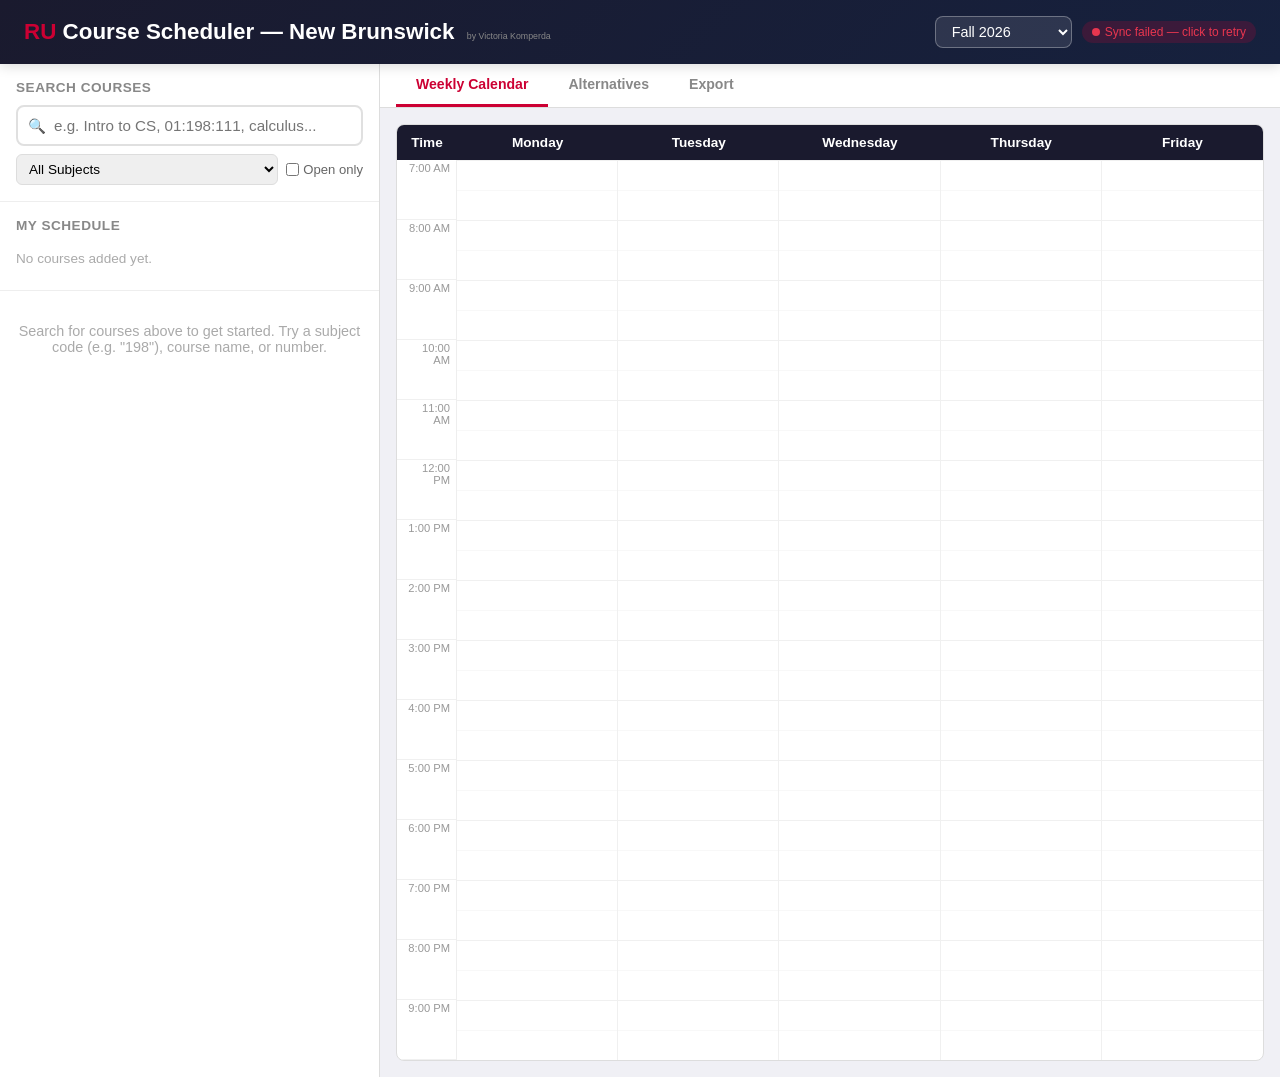
<file: scheduler/index.html>
<!DOCTYPE html>
<html lang="en">
<head>
<meta charset="UTF-8">
<meta name="viewport" content="width=device-width, initial-scale=1.0">
<title>Rutgers Course Scheduler — New Brunswick</title>
<style>
:root {
  --ru-red: #cc0033;
  --ru-dark: #1a1a2e;
  --ru-gray: #2d2d44;
  --ru-light: #f0f0f5;
  --ru-accent: #e8364f;
  --ru-green: #2ecc71;
  --ru-orange: #f39c12;
  --ru-blue: #3498db;
  --shadow: 0 2px 12px rgba(0,0,0,0.15);
  --radius: 8px;
}

* { margin: 0; padding: 0; box-sizing: border-box; }

body {
  font-family: -apple-system, BlinkMacSystemFont, 'Segoe UI', Roboto, sans-serif;
  background: var(--ru-light);
  color: #222;
  min-height: 100vh;
}

/* Header */
header {
  background: linear-gradient(135deg, var(--ru-dark), #16213e);
  color: white;
  padding: 16px 24px;
  display: flex;
  align-items: center;
  justify-content: space-between;
  box-shadow: var(--shadow);
  position: sticky;
  top: 0;
  z-index: 100;
}
header h1 { font-size: 1.4rem; font-weight: 700; }
header h1 span { color: var(--ru-red); }
.semester-bar {
  display: flex;
  align-items: center;
  gap: 10px;
}
.semester-bar select {
  padding: 6px 12px;
  border-radius: var(--radius);
  border: 1px solid rgba(255,255,255,0.3);
  background: rgba(255,255,255,0.1);
  color: white;
  font-size: 0.9rem;
  cursor: pointer;
}
.semester-bar select option { color: #222; background: white; }
.sync-indicator {
  font-size: 0.75rem;
  padding: 4px 10px;
  border-radius: 20px;
  display: flex;
  align-items: center;
  gap: 5px;
}
.sync-indicator.live { background: rgba(46,204,113,0.2); color: var(--ru-green); }
.sync-indicator.loading { background: rgba(243,156,18,0.2); color: var(--ru-orange); }
.sync-indicator.error { background: rgba(204,0,51,0.2); color: var(--ru-accent); }
.sync-dot {
  width: 8px; height: 8px; border-radius: 50%;
  display: inline-block;
}
.sync-indicator.live .sync-dot { background: var(--ru-green); animation: pulse 2s infinite; }
.sync-indicator.loading .sync-dot { background: var(--ru-orange); animation: pulse 0.5s infinite; }
.sync-indicator.error .sync-dot { background: var(--ru-accent); }

@keyframes pulse {
  0%, 100% { opacity: 1; }
  50% { opacity: 0.3; }
}

/* Layout */
.app-layout {
  display: grid;
  grid-template-columns: 380px 1fr;
  gap: 0;
  min-height: calc(100vh - 60px);
}

/* Sidebar */
.sidebar {
  background: white;
  border-right: 1px solid #ddd;
  display: flex;
  flex-direction: column;
  overflow: hidden;
}
.sidebar-section {
  padding: 16px;
  border-bottom: 1px solid #eee;
}
.sidebar-section h2 {
  font-size: 0.85rem;
  text-transform: uppercase;
  letter-spacing: 0.5px;
  color: #888;
  margin-bottom: 10px;
}

/* Search */
.search-box {
  position: relative;
}
.search-box input {
  width: 100%;
  padding: 10px 14px 10px 36px;
  border: 2px solid #e0e0e0;
  border-radius: var(--radius);
  font-size: 0.95rem;
  transition: border-color 0.2s;
}
.search-box input:focus {
  outline: none;
  border-color: var(--ru-red);
}
.search-box .search-icon {
  position: absolute;
  left: 12px;
  top: 50%;
  transform: translateY(-50%);
  color: #aaa;
  font-size: 0.9rem;
}
.search-filters {
  display: flex;
  gap: 8px;
  margin-top: 8px;
}
.search-filters select, .search-filters input {
  flex: 1;
  padding: 6px 8px;
  border: 1px solid #ddd;
  border-radius: 6px;
  font-size: 0.85rem;
}
.search-filters label {
  display: flex;
  align-items: center;
  gap: 4px;
  font-size: 0.82rem;
  color: #666;
  white-space: nowrap;
}

/* Results */
.results-area {
  flex: 1;
  overflow-y: auto;
  padding: 0;
}
.result-group {
  border-bottom: 1px solid #eee;
}
.result-course-header {
  padding: 10px 16px;
  background: #f8f8fc;
  cursor: pointer;
  display: flex;
  justify-content: space-between;
  align-items: center;
  font-weight: 600;
  font-size: 0.9rem;
  transition: background 0.15s;
}
.result-course-header:hover { background: #f0f0f8; }
.result-course-header .credits {
  font-size: 0.75rem;
  background: var(--ru-blue);
  color: white;
  padding: 2px 8px;
  border-radius: 10px;
  font-weight: 500;
}
.section-list { display: none; }
.section-list.open { display: block; }
.section-item {
  padding: 8px 16px 8px 24px;
  border-top: 1px solid #f0f0f0;
  font-size: 0.83rem;
  display: flex;
  justify-content: space-between;
  align-items: center;
  gap: 8px;
  transition: background 0.15s;
}
.section-item:hover { background: #fafafa; }
.section-info { flex: 1; min-width: 0; }
.section-info .sec-num { font-weight: 600; color: var(--ru-dark); }
.section-info .sec-time { color: #555; margin-top: 2px; }
.section-info .sec-instructor { color: #888; font-size: 0.78rem; }
.section-info .sec-location { color: #aaa; font-size: 0.78rem; }
.section-status {
  font-size: 0.72rem;
  padding: 2px 8px;
  border-radius: 10px;
  font-weight: 600;
  white-space: nowrap;
}
.section-status.open { background: #e8f8f0; color: #27ae60; }
.section-status.closed { background: #fde8e8; color: #c0392b; }
.add-btn {
  padding: 4px 12px;
  border: none;
  border-radius: 6px;
  font-size: 0.78rem;
  font-weight: 600;
  cursor: pointer;
  transition: all 0.15s;
  white-space: nowrap;
}
.add-btn.add { background: var(--ru-red); color: white; }
.add-btn.add:hover { background: var(--ru-accent); }
.add-btn.conflict { background: #f39c12; color: white; }
.add-btn.remove { background: #e74c3c; color: white; }
.add-btn.remove:hover { background: #c0392b; }

.no-results {
  padding: 32px 16px;
  text-align: center;
  color: #aaa;
  font-size: 0.9rem;
}

/* My Courses panel */
.my-courses-list { list-style: none; }
.my-course-item {
  display: flex;
  align-items: center;
  justify-content: space-between;
  padding: 8px 0;
  border-bottom: 1px solid #f0f0f0;
  font-size: 0.85rem;
}
.my-course-item:last-child { border-bottom: none; }
.course-color-dot {
  width: 12px; height: 12px;
  border-radius: 3px;
  margin-right: 8px;
  flex-shrink: 0;
}
.my-course-info { flex: 1; min-width: 0; }
.my-course-info .name { font-weight: 600; }
.my-course-info .detail { font-size: 0.78rem; color: #888; }
.remove-course-btn {
  background: none;
  border: none;
  color: #ccc;
  cursor: pointer;
  font-size: 1.1rem;
  padding: 2px 6px;
  border-radius: 4px;
  transition: all 0.15s;
}
.remove-course-btn:hover { color: #e74c3c; background: #fde8e8; }

.credit-summary {
  display: flex;
  justify-content: space-between;
  padding: 10px 0 0 0;
  font-size: 0.85rem;
  font-weight: 600;
  color: var(--ru-dark);
  border-top: 1px solid #eee;
  margin-top: 8px;
}

/* Conflict banner */
.conflict-banner {
  background: #fff3cd;
  border: 1px solid #ffc107;
  border-radius: var(--radius);
  padding: 10px 14px;
  margin-top: 10px;
  font-size: 0.82rem;
  display: none;
}
.conflict-banner.show { display: block; }
.conflict-banner h3 {
  font-size: 0.82rem;
  color: #856404;
  margin-bottom: 4px;
}
.conflict-banner .conflict-detail {
  color: #856404;
  margin: 4px 0;
}
.conflict-banner .conflict-detail strong { color: #6d3a00; }

/* Main area */
.main-area {
  display: flex;
  flex-direction: column;
  overflow: hidden;
}
.main-area .tabs {
  display: flex;
  background: white;
  border-bottom: 1px solid #ddd;
  padding: 0 16px;
}
.main-area .tab {
  padding: 12px 20px;
  font-size: 0.88rem;
  font-weight: 600;
  color: #888;
  cursor: pointer;
  border-bottom: 3px solid transparent;
  transition: all 0.2s;
}
.main-area .tab:hover { color: #444; }
.main-area .tab.active { color: var(--ru-red); border-bottom-color: var(--ru-red); }

.tab-content { display: none; flex: 1; overflow: auto; }
.tab-content.active { display: flex; flex-direction: column; }

/* Calendar */
.calendar-container {
  flex: 1;
  padding: 16px;
  overflow: auto;
}
.calendar {
  display: grid;
  grid-template-columns: 60px repeat(5, 1fr);
  min-height: 800px;
  border: 1px solid #ddd;
  border-radius: var(--radius);
  overflow: hidden;
  background: white;
  position: relative;
}
.cal-header {
  background: var(--ru-dark);
  color: white;
  padding: 10px 8px;
  font-weight: 600;
  font-size: 0.85rem;
  text-align: center;
}
.cal-time-col {
  border-right: 1px solid #eee;
}
.cal-time-slot {
  height: 60px;
  padding: 2px 6px;
  font-size: 0.7rem;
  color: #999;
  border-bottom: 1px solid #f0f0f0;
  text-align: right;
}
.cal-day-col {
  position: relative;
  border-right: 1px solid #f0f0f0;
}
.cal-day-col:last-child { border-right: none; }
.cal-hour-line {
  position: absolute;
  left: 0; right: 0;
  height: 1px;
  background: #f0f0f0;
}
.cal-half-hour-line {
  position: absolute;
  left: 0; right: 0;
  height: 1px;
  background: #f8f8f8;
}
.cal-event {
  position: absolute;
  left: 3px; right: 3px;
  border-radius: 5px;
  padding: 4px 6px;
  font-size: 0.72rem;
  overflow: hidden;
  cursor: default;
  border-left: 3px solid;
  box-shadow: 0 1px 4px rgba(0,0,0,0.1);
  z-index: 2;
  transition: transform 0.1s, box-shadow 0.1s;
}
.cal-event:hover {
  transform: scale(1.02);
  box-shadow: 0 2px 8px rgba(0,0,0,0.2);
  z-index: 3;
}
.cal-event .ev-title { font-weight: 700; white-space: nowrap; overflow: hidden; text-overflow: ellipsis; }
.cal-event .ev-time { opacity: 0.8; margin-top: 1px; }
.cal-event .ev-loc { opacity: 0.7; margin-top: 1px; font-size: 0.68rem; }

/* Alternatives panel */
.alternatives-panel {
  padding: 16px;
  flex: 1;
  overflow: auto;
}
.alt-group {
  background: white;
  border-radius: var(--radius);
  box-shadow: var(--shadow);
  margin-bottom: 16px;
  overflow: hidden;
}
.alt-group-header {
  padding: 12px 16px;
  font-weight: 600;
  font-size: 0.9rem;
  background: #f8f8fc;
  border-bottom: 1px solid #eee;
}
.alt-section {
  padding: 10px 16px;
  border-bottom: 1px solid #f0f0f0;
  display: flex;
  justify-content: space-between;
  align-items: center;
  font-size: 0.83rem;
}
.alt-section:last-child { border-bottom: none; }
.alt-tag {
  font-size: 0.7rem;
  padding: 2px 6px;
  border-radius: 8px;
  font-weight: 600;
  margin-left: 6px;
}
.alt-tag.no-conflict { background: #e8f8f0; color: #27ae60; }
.alt-tag.has-conflict { background: #fde8e8; color: #c0392b; }

/* Export */
.export-panel {
  padding: 16px;
  flex: 1;
  overflow: auto;
}
.export-card {
  background: white;
  border-radius: var(--radius);
  box-shadow: var(--shadow);
  padding: 20px;
  margin-bottom: 16px;
}
.export-card h3 { margin-bottom: 8px; font-size: 0.95rem; }
.export-card p { color: #888; font-size: 0.85rem; margin-bottom: 12px; }
.export-btn {
  padding: 10px 20px;
  border: none;
  border-radius: var(--radius);
  font-weight: 600;
  cursor: pointer;
  font-size: 0.9rem;
  transition: all 0.15s;
}
.export-btn.primary { background: var(--ru-red); color: white; }
.export-btn.primary:hover { background: var(--ru-accent); }
.export-btn.secondary { background: var(--ru-dark); color: white; }
.export-btn.secondary:hover { background: #2d2d44; }

/* Loading overlay */
.loading-overlay {
  position: fixed;
  inset: 0;
  background: rgba(255,255,255,0.92);
  display: flex;
  flex-direction: column;
  align-items: center;
  justify-content: center;
  z-index: 200;
}
.loading-overlay.hidden { display: none; }
.spinner {
  width: 48px; height: 48px;
  border: 4px solid #eee;
  border-top-color: var(--ru-red);
  border-radius: 50%;
  animation: spin 0.8s linear infinite;
}
@keyframes spin { to { transform: rotate(360deg); } }
.loading-overlay p { margin-top: 16px; color: #666; font-size: 0.95rem; }

/* Responsive */
@media (max-width: 900px) {
  .app-layout { grid-template-columns: 1fr; }
  .sidebar { max-height: 50vh; }
  .calendar { grid-template-columns: 50px repeat(5, 1fr); min-height: 600px; }
}

/* Scrollbar */
::-webkit-scrollbar { width: 6px; }
::-webkit-scrollbar-track { background: transparent; }
::-webkit-scrollbar-thumb { background: #ccc; border-radius: 3px; }
::-webkit-scrollbar-thumb:hover { background: #aaa; }
</style>
</head>
<body>

<header>
  <h1><span>RU</span> Course Scheduler — New Brunswick <span style="font-size:0.55rem;font-weight:400;color:#888;margin-left:6px;">by Victoria Komperda</span></h1>
  <div class="semester-bar">
    <select id="semesterSelect"></select>
    <div id="syncIndicator" class="sync-indicator loading">
      <span class="sync-dot"></span>
      <span class="sync-text">Connecting...</span>
    </div>
  </div>
</header>

<div class="app-layout">
  <!-- Sidebar -->
  <div class="sidebar">
    <div class="sidebar-section">
      <h2>Search Courses</h2>
      <div class="search-box">
        <span class="search-icon">&#128269;</span>
        <input type="text" id="searchInput" placeholder="e.g. Intro to CS, 01:198:111, calculus...">
      </div>
      <div class="search-filters">
        <select id="subjectFilter">
          <option value="">All Subjects</option>
        </select>
        <label><input type="checkbox" id="openOnlyFilter"> Open only</label>
      </div>
    </div>

    <div class="sidebar-section" id="myCoursesSection">
      <h2>My Schedule</h2>
      <ul class="my-courses-list" id="myCoursesList"></ul>
      <div class="credit-summary" id="creditSummary" style="display:none;">
        <span>Total Credits:</span>
        <span id="totalCredits">0</span>
      </div>
      <div class="conflict-banner" id="conflictBanner">
        <h3>&#9888; Time Conflicts Detected</h3>
        <div id="conflictDetails"></div>
      </div>
    </div>

    <div class="results-area" id="resultsArea">
      <div class="no-results" id="noResults">Search for courses above to get started. Try a subject code (e.g. "198"), course name, or number.</div>
    </div>
  </div>

  <!-- Main -->
  <div class="main-area">
    <div class="tabs">
      <div class="tab active" data-tab="calendar">Weekly Calendar</div>
      <div class="tab" data-tab="alternatives">Alternatives</div>
      <div class="tab" data-tab="export">Export</div>
    </div>
    <div class="tab-content active" id="tab-calendar">
      <div class="calendar-container">
        <div class="calendar" id="calendarGrid"></div>
      </div>
    </div>
    <div class="tab-content" id="tab-alternatives">
      <div class="alternatives-panel" id="alternativesPanel">
        <div class="no-results">Add courses to your schedule to see conflict-free alternatives for each.</div>
      </div>
    </div>
    <div class="tab-content" id="tab-export">
      <div class="export-panel">
        <div class="export-card">
          <h3>Export as .ICS (Calendar)</h3>
          <p>Import your schedule into Google Calendar, Apple Calendar, or Outlook.</p>
          <button class="export-btn primary" onclick="exportICS()">Download .ics File</button>
        </div>
        <div class="export-card">
          <h3>Copy as Text</h3>
          <p>Plain-text summary of your schedule for pasting into notes or messages.</p>
          <button class="export-btn secondary" onclick="copyTextSchedule()">Copy to Clipboard</button>
        </div>
        <div class="export-card">
          <h3>Screenshot</h3>
          <p>Take a screenshot of your calendar view using your system screenshot tool.</p>
          <button class="export-btn secondary" onclick="alert('Use Cmd+Shift+4 (Mac) or Win+Shift+S (Windows) to capture the calendar.')">How To</button>
        </div>
      </div>
    </div>
  </div>
</div>

<div class="loading-overlay" id="loadingOverlay">
  <div class="spinner"></div>
  <p id="loadingText">Loading Rutgers course data...</p>
</div>

<script>
// ============================================================
// RUTGERS COURSE SCHEDULER — ENGINE
// ============================================================

const COLORS = [
  { bg: '#fde8e8', border: '#e74c3c', text: '#922' },
  { bg: '#e8f0fd', border: '#3498db', text: '#1a5276' },
  { bg: '#e8f8f0', border: '#2ecc71', text: '#1a6e3a' },
  { bg: '#fef9e7', border: '#f1c40f', text: '#7d6608' },
  { bg: '#f4ecf7', border: '#9b59b6', text: '#6c3483' },
  { bg: '#fdebd0', border: '#e67e22', text: '#935116' },
  { bg: '#d5f5e3', border: '#1abc9c', text: '#0e6655' },
  { bg: '#fadbd8', border: '#e91e63', text: '#880e4f' },
  { bg: '#d6eaf8', border: '#2980b9', text: '#1b4f72' },
  { bg: '#e8daef', border: '#8e44ad', text: '#6c3483' },
];

const DAYS_MAP = { M: 0, T: 1, W: 2, TH: 3, F: 4 };
const DAY_NAMES = ['Monday', 'Tuesday', 'Wednesday', 'Thursday', 'Friday'];
const CAL_START = 7; // 7 AM
const CAL_END = 22;  // 10 PM
const CAL_HOURS = CAL_END - CAL_START;

let allCourses = [];      // raw from API
let subjects = [];         // unique subjects
let mySchedule = [];       // { course, section, colorIdx }
let colorIdx = 0;
let currentYear, currentTerm;

// ---- Semester logic ----
function getSemesters() {
  const now = new Date();
  const y = now.getFullYear();
  const m = now.getMonth(); // 0-indexed
  const semesters = [];
  // Show relevant semesters
  if (m >= 9) { // Oct-Dec: show current Fall, next Spring
    semesters.push({ year: y, term: 9, label: `Fall ${y}` });
    semesters.push({ year: y+1, term: 1, label: `Spring ${y+1}` });
    semesters.push({ year: y+1, term: 7, label: `Summer ${y+1}` });
  } else if (m >= 4) { // May-Sep: show current Summer, upcoming Fall
    semesters.push({ year: y, term: 7, label: `Summer ${y}` });
    semesters.push({ year: y, term: 9, label: `Fall ${y}` });
    semesters.push({ year: y, term: 1, label: `Spring ${y}` }); // current spring still useful
  } else { // Jan-Apr: show current Spring, upcoming Summer/Fall
    semesters.push({ year: y, term: 1, label: `Spring ${y}` });
    semesters.push({ year: y, term: 7, label: `Summer ${y}` });
    semesters.push({ year: y, term: 9, label: `Fall ${y}` });
  }
  return semesters;
}

function initSemesterSelect() {
  const sel = document.getElementById('semesterSelect');
  const semesters = getSemesters();
  semesters.forEach((s, i) => {
    const opt = document.createElement('option');
    opt.value = `${s.year}:${s.term}`;
    opt.textContent = s.label;
    if (i === 0) opt.selected = true;
    sel.appendChild(opt);
  });
  sel.addEventListener('change', () => {
    const [y, t] = sel.value.split(':');
    currentYear = parseInt(y);
    currentTerm = parseInt(t);
    mySchedule = [];
    colorIdx = 0;
    loadCourseData();
  });
  const first = semesters[0];
  currentYear = first.year;
  currentTerm = first.term;
}

// ---- IndexedDB Cache ----
const DB_NAME = 'ru_scheduler_cache';
const DB_VERSION = 1;

function openCacheDB() {
  return new Promise((resolve, reject) => {
    const req = indexedDB.open(DB_NAME, DB_VERSION);
    req.onupgradeneeded = () => {
      const db = req.result;
      if (!db.objectStoreNames.contains('courses')) {
        db.createObjectStore('courses');
      }
    };
    req.onsuccess = () => resolve(req.result);
    req.onerror = () => reject(req.error);
  });
}

async function getCachedCourses(key) {
  try {
    const db = await openCacheDB();
    return new Promise((resolve) => {
      const tx = db.transaction('courses', 'readonly');
      const req = tx.objectStore('courses').get(key);
      req.onsuccess = () => resolve(req.result || null);
      req.onerror = () => resolve(null);
    });
  } catch { return null; }
}

async function setCachedCourses(key, data) {
  try {
    const db = await openCacheDB();
    const tx = db.transaction('courses', 'readwrite');
    tx.objectStore('courses').put({ courses: data, ts: Date.now() }, key);
  } catch { /* cache write failed, non-critical */ }
}

// ---- API ----
// Rutgers SOC API — need CORS proxy from browser.
const PROXIES = [
  (u) => `https://api.allorigins.win/raw?url=${encodeURIComponent(u)}`,
  (u) => `https://corsproxy.io/?url=${encodeURIComponent(u)}`,
  (u) => `https://api.codetabs.com/v1/proxy?quest=${encodeURIComponent(u)}`,
  (u) => u,
];

async function fetchWithProxies(targetUrl) {
  for (const mkUrl of PROXIES) {
    try {
      const resp = await fetch(mkUrl(targetUrl), { signal: AbortSignal.timeout(15000) });
      if (!resp.ok) continue;
      const data = await resp.json();
      if (Array.isArray(data) && data.length > 0) return data;
    } catch (e) { /* try next proxy */ }
  }
  throw new Error('All proxies failed');
}

function applyCoursesData(data) {
  allCourses = data;
  const subSet = new Map();
  allCourses.forEach(c => {
    const key = c.subject || c.offeringUnitCode;
    if (key && !subSet.has(key)) {
      subSet.set(key, c.subjectDescription || c.offeringUnitTitle || key);
    }
  });
  subjects = [...subSet.entries()].sort((a, b) => a[1].localeCompare(b[1]));
  populateSubjectFilter();
  renderMyCourses();
  renderCalendar();
}

const CACHE_MAX_AGE = 10 * 60 * 1000; // 10 minutes

async function loadCourseData() {
  const overlay = document.getElementById('loadingOverlay');
  const syncInd = document.getElementById('syncIndicator');
  const cacheKey = `${currentYear}_${currentTerm}`;
  const targetUrl = `https://sis.rutgers.edu/soc/api/courses.json?year=${currentYear}&term=${currentTerm}&campus=NB`;

  // 1. Try cache first — instant load
  const cached = await getCachedCourses(cacheKey);
  if (cached && cached.courses) {
    applyCoursesData(cached.courses);
    overlay.classList.add('hidden');
    loadSavedSchedule();

    const age = Date.now() - (cached.ts || 0);
    if (age < CACHE_MAX_AGE) {
      // Cache is fresh, just show live status
      syncInd.className = 'sync-indicator live';
      syncInd.querySelector('.sync-text').textContent = `Live — ${cached.courses.length} courses`;
      return;
    }

    // Cache is stale — background refresh (no overlay)
    syncInd.className = 'sync-indicator loading';
    syncInd.querySelector('.sync-text').textContent = 'Updating...';
    try {
      const fresh = await fetchWithProxies(targetUrl);
      await setCachedCourses(cacheKey, fresh);
      applyCoursesData(fresh);
      loadSavedSchedule();
      renderSearchResults();
      syncInd.className = 'sync-indicator live';
      syncInd.querySelector('.sync-text').textContent = `Live — ${fresh.length} courses`;
    } catch {
      // Stale cache is fine, just note it
      syncInd.className = 'sync-indicator live';
      syncInd.querySelector('.sync-text').textContent = `Cached — ${cached.courses.length} courses`;
    }
    return;
  }

  // 2. No cache — blocking first load with overlay
  overlay.classList.remove('hidden');
  syncInd.className = 'sync-indicator loading';
  syncInd.querySelector('.sync-text').textContent = 'Downloading courses...';

  try {
    const data = await fetchWithProxies(targetUrl);
    await setCachedCourses(cacheKey, data);
    applyCoursesData(data);
    syncInd.className = 'sync-indicator live';
    syncInd.querySelector('.sync-text').textContent = `Live — ${data.length} courses`;
    syncInd.style.cursor = 'default';
    syncInd.onclick = null;
  } catch (err) {
    console.error('Failed to load course data:', err);
    syncInd.className = 'sync-indicator error';
    syncInd.querySelector('.sync-text').textContent = 'Sync failed — click to retry';
    syncInd.style.cursor = 'pointer';
    syncInd.onclick = () => loadCourseData();
  } finally {
    overlay.classList.add('hidden');
    renderMyCourses();
    renderCalendar();
  }
}

function populateSubjectFilter() {
  const sel = document.getElementById('subjectFilter');
  sel.innerHTML = '<option value="">All Subjects</option>';
  subjects.forEach(([code, desc]) => {
    const opt = document.createElement('option');
    opt.value = code;
    opt.textContent = `${code} — ${desc}`;
    sel.appendChild(opt);
  });
}

// ---- Search ----
function searchCourses(query) {
  query = query.trim().toLowerCase();
  const subjectFilter = document.getElementById('subjectFilter').value;
  const openOnly = document.getElementById('openOnlyFilter').checked;

  if (!query && !subjectFilter) return [];

  return allCourses.filter(c => {
    if (subjectFilter && (c.subject || c.offeringUnitCode) !== subjectFilter) return false;
    if (openOnly && !c.sections?.some(s => s.openStatus)) return false;
    if (!query) return true;

    const title = (c.title || c.expandedTitle || '').toLowerCase();
    const subj = (c.subject || c.offeringUnitCode || '').toLowerCase();
    const courseNum = (c.courseNumber || '').toLowerCase();
    const courseString = (c.courseString || '').toLowerCase();
    const fullCode = `${subj}:${courseNum}`.toLowerCase();
    const offerCode = `${c.offeringUnitCode || ''}:${c.subject || ''}:${c.courseNumber || ''}`.toLowerCase();

    return title.includes(query) ||
           subj.includes(query) ||
           courseNum.includes(query) ||
           courseString.includes(query) ||
           fullCode.includes(query) ||
           offerCode.includes(query);
  }).slice(0, 50);
}

function renderResults(results) {
  const area = document.getElementById('resultsArea');
  const noRes = document.getElementById('noResults');

  // Remove old results
  area.querySelectorAll('.result-group').forEach(el => el.remove());

  if (results.length === 0) {
    noRes.style.display = 'block';
    noRes.textContent = document.getElementById('searchInput').value.trim()
      ? 'No courses found. Try a different search.'
      : 'Search for courses above to get started. Try a subject code (e.g. "198"), course name, or number.';
    return;
  }
  noRes.style.display = 'none';

  results.forEach(course => {
    const group = document.createElement('div');
    group.className = 'result-group';

    const header = document.createElement('div');
    header.className = 'result-course-header';
    const titleCode = `${course.offeringUnitCode || ''}:${course.subject || ''}:${course.courseNumber || ''}`;
    header.innerHTML = `
      <span>${titleCode} — ${course.title || course.expandedTitle || 'Untitled'}</span>
      <span class="credits">${course.credits || '?'} cr</span>
    `;

    const sectionList = document.createElement('div');
    sectionList.className = 'section-list';

    header.addEventListener('click', () => {
      sectionList.classList.toggle('open');
    });

    (course.sections || []).forEach(sec => {
      const item = document.createElement('div');
      item.className = 'section-item';

      const times = (sec.meetingTimes || []).map(mt => {
        const days = mt.meetingDay || 'TBA';
        const start = mt.startTimeMilitary || mt.startTime || '';
        const end = mt.endTimeMilitary || mt.endTime || '';
        const bldg = mt.buildingCode || '';
        const room = mt.roomNumber || '';
        const campus = mt.campusAbbrev || '';
        const timeStr = start && end ? `${formatTime(start)}-${formatTime(end)}` : 'TBA';
        const locStr = bldg ? `${bldg} ${room} (${campus})` : '';
        return { days, timeStr, locStr };
      });

      const instructors = (sec.instructors || []).map(i => i.name).join(', ') || 'Staff';
      const isOpen = sec.openStatus;
      const isAdded = mySchedule.some(s => s.section.index === sec.index);
      const conflicts = isAdded ? [] : getConflictsForSection(sec);
      const hasConflict = conflicts.length > 0;

      item.innerHTML = `
        <div class="section-info">
          <div class="sec-num">Section ${sec.number || sec.index}</div>
          <div class="sec-time">${times.map(t => `${t.days} ${t.timeStr}`).join('; ') || 'TBA'}</div>
          <div class="sec-instructor">${instructors}</div>
          <div class="sec-location">${times.map(t => t.locStr).filter(Boolean).join('; ')}</div>
        </div>
        <span class="section-status ${isOpen ? 'open' : 'closed'}">${isOpen ? 'Open' : 'Closed'}</span>
      `;

      const btn = document.createElement('button');
      if (isAdded) {
        btn.className = 'add-btn remove';
        btn.textContent = 'Remove';
        btn.onclick = (e) => { e.stopPropagation(); removeSection(sec.index); renderSearchResults(); };
      } else if (hasConflict) {
        btn.className = 'add-btn conflict';
        btn.title = `Conflicts with: ${conflicts.map(c => c.name).join(', ')}`;
        btn.textContent = 'Conflict';
        btn.onclick = (e) => {
          e.stopPropagation();
          if (confirm(`This section conflicts with:\n${conflicts.map(c => `• ${c.name}: ${c.detail}`).join('\n')}\n\nAdd anyway?`)) {
            addSection(course, sec);
            renderSearchResults();
          }
        };
      } else {
        btn.className = 'add-btn add';
        btn.textContent = '+ Add';
        btn.onclick = (e) => { e.stopPropagation(); addSection(course, sec); renderSearchResults(); };
      }
      item.appendChild(btn);
      sectionList.appendChild(item);
    });

    group.appendChild(header);
    group.appendChild(sectionList);
    area.appendChild(group);
  });
}

let searchTimeout;
function renderSearchResults() {
  const query = document.getElementById('searchInput').value;
  const results = searchCourses(query);
  renderResults(results);
}

document.addEventListener('DOMContentLoaded', () => {
  document.getElementById('searchInput').addEventListener('input', () => {
    clearTimeout(searchTimeout);
    searchTimeout = setTimeout(renderSearchResults, 200);
  });
  document.getElementById('subjectFilter').addEventListener('change', renderSearchResults);
  document.getElementById('openOnlyFilter').addEventListener('change', renderSearchResults);
});

// ---- Time utilities ----
function formatTime(military) {
  if (!military) return '';
  const s = military.padStart(4, '0');
  let h = parseInt(s.slice(0,2));
  const m = s.slice(2);
  const ampm = h >= 12 ? 'PM' : 'AM';
  if (h > 12) h -= 12;
  if (h === 0) h = 12;
  return `${h}:${m} ${ampm}`;
}

function militaryToMinutes(mil) {
  if (!mil) return null;
  const s = mil.padStart(4, '0');
  return parseInt(s.slice(0,2)) * 60 + parseInt(s.slice(2));
}

function parseMeetingDays(dayStr) {
  if (!dayStr) return [];
  const days = [];
  let i = 0;
  while (i < dayStr.length) {
    if (i + 1 < dayStr.length && dayStr[i] === 'T' && dayStr[i+1] === 'H') {
      days.push(3); // Thursday
      i += 2;
    } else {
      const ch = dayStr[i];
      if (ch === 'M') days.push(0);
      else if (ch === 'T') days.push(1);
      else if (ch === 'W') days.push(2);
      else if (ch === 'F') days.push(4);
      else if (ch === 'S') {
        if (i + 1 < dayStr.length && dayStr[i+1] === 'A') { days.push(5); i++; }
        else if (i + 1 < dayStr.length && dayStr[i+1] === 'U') { days.push(6); i++; }
        else days.push(5);
      }
      i++;
    }
  }
  return days.filter(d => d <= 4); // Only M-F for calendar
}

function getMeetingBlocks(section) {
  const blocks = [];
  (section.meetingTimes || []).forEach(mt => {
    const days = parseMeetingDays(mt.meetingDay);
    const startMin = militaryToMinutes(mt.startTimeMilitary || mt.startTime);
    const endMin = militaryToMinutes(mt.endTimeMilitary || mt.endTime);
    if (startMin === null || endMin === null) return;
    days.forEach(d => {
      blocks.push({ day: d, start: startMin, end: endMin, mt });
    });
  });
  return blocks;
}

// ---- Conflict detection ----
function blocksOverlap(a, b) {
  return a.day === b.day && a.start < b.end && b.start < a.end;
}

function getConflictsForSection(section) {
  const newBlocks = getMeetingBlocks(section);
  const conflicts = [];
  mySchedule.forEach(entry => {
    const existingBlocks = getMeetingBlocks(entry.section);
    for (const nb of newBlocks) {
      for (const eb of existingBlocks) {
        if (blocksOverlap(nb, eb)) {
          const name = `${entry.course.offeringUnitCode}:${entry.course.subject}:${entry.course.courseNumber}`;
          const detail = `${DAY_NAMES[nb.day]} ${formatTime((nb.start/60|0).toString().padStart(2,'0') + (nb.start%60).toString().padStart(2,'0'))}-${formatTime((nb.end/60|0).toString().padStart(2,'0') + (nb.end%60).toString().padStart(2,'0'))}`;
          conflicts.push({ name, detail, entry });
          return; // one conflict per course is enough
        }
      }
    }
  });
  return conflicts;
}

function detectAllConflicts() {
  const conflicts = [];
  for (let i = 0; i < mySchedule.length; i++) {
    for (let j = i + 1; j < mySchedule.length; j++) {
      const aBlocks = getMeetingBlocks(mySchedule[i].section);
      const bBlocks = getMeetingBlocks(mySchedule[j].section);
      for (const ab of aBlocks) {
        for (const bb of bBlocks) {
          if (blocksOverlap(ab, bb)) {
            const aName = `${mySchedule[i].course.subject}:${mySchedule[i].course.courseNumber} Sec ${mySchedule[i].section.number || mySchedule[i].section.index}`;
            const bName = `${mySchedule[j].course.subject}:${mySchedule[j].course.courseNumber} Sec ${mySchedule[j].section.number || mySchedule[j].section.index}`;
            conflicts.push({
              a: aName, b: bName,
              day: DAY_NAMES[ab.day],
              detail: `overlap on ${DAY_NAMES[ab.day]}`
            });
          }
        }
      }
    }
  }
  return conflicts;
}

// ---- Schedule management ----
function addSection(course, section) {
  if (mySchedule.some(s => s.section.index === section.index)) return;
  mySchedule.push({ course, section, colorIdx: colorIdx % COLORS.length });
  colorIdx++;
  renderMyCourses();
  renderCalendar();
  renderAlternatives();
  saveSchedule();
}

function removeSection(sectionIndex) {
  mySchedule = mySchedule.filter(s => s.section.index !== sectionIndex);
  renderMyCourses();
  renderCalendar();
  renderAlternatives();
  saveSchedule();
}

function renderMyCourses() {
  const list = document.getElementById('myCoursesList');
  const summary = document.getElementById('creditSummary');
  const banner = document.getElementById('conflictBanner');
  const details = document.getElementById('conflictDetails');

  list.innerHTML = '';
  if (mySchedule.length === 0) {
    list.innerHTML = '<li style="color:#aaa;font-size:0.85rem;padding:8px 0;">No courses added yet.</li>';
    summary.style.display = 'none';
    banner.classList.remove('show');
    return;
  }

  let totalCreds = 0;
  mySchedule.forEach(entry => {
    const c = entry.course;
    const s = entry.section;
    const color = COLORS[entry.colorIdx];
    const creds = parseFloat(c.credits) || 0;
    totalCreds += creds;

    const times = (s.meetingTimes || []).map(mt => {
      const days = mt.meetingDay || 'TBA';
      const start = mt.startTimeMilitary || mt.startTime || '';
      const end = mt.endTimeMilitary || mt.endTime || '';
      return start && end ? `${days} ${formatTime(start)}-${formatTime(end)}` : 'TBA';
    }).join('; ');

    const li = document.createElement('li');
    li.className = 'my-course-item';
    li.innerHTML = `
      <span class="course-color-dot" style="background:${color.border}"></span>
      <div class="my-course-info">
        <div class="name">${c.subject || c.offeringUnitCode}:${c.courseNumber} Sec ${s.number || s.index}</div>
        <div class="detail">${times} (${creds} cr)</div>
      </div>
    `;
    const rmBtn = document.createElement('button');
    rmBtn.className = 'remove-course-btn';
    rmBtn.innerHTML = '&times;';
    rmBtn.onclick = () => { removeSection(s.index); renderSearchResults(); };
    li.appendChild(rmBtn);
    list.appendChild(li);
  });

  summary.style.display = 'flex';
  document.getElementById('totalCredits').textContent = totalCreds;

  // Conflicts
  const conflicts = detectAllConflicts();
  if (conflicts.length > 0) {
    banner.classList.add('show');
    details.innerHTML = conflicts.map(c =>
      `<div class="conflict-detail"><strong>${c.a}</strong> and <strong>${c.b}</strong> — ${c.detail}</div>`
    ).join('');
  } else {
    banner.classList.remove('show');
  }
}

// ---- Calendar rendering ----
function renderCalendar() {
  const grid = document.getElementById('calendarGrid');
  grid.innerHTML = '';

  // Header row
  grid.appendChild(createEl('div', 'cal-header', 'Time'));
  DAY_NAMES.forEach(d => grid.appendChild(createEl('div', 'cal-header', d)));

  // Time column
  const timeCol = document.createElement('div');
  timeCol.className = 'cal-time-col';
  for (let h = CAL_START; h < CAL_END; h++) {
    const slot = document.createElement('div');
    slot.className = 'cal-time-slot';
    slot.textContent = formatTime(h.toString().padStart(2,'0') + '00');
    timeCol.appendChild(slot);
  }
  grid.appendChild(timeCol);

  // Day columns
  for (let d = 0; d < 5; d++) {
    const col = document.createElement('div');
    col.className = 'cal-day-col';
    col.style.position = 'relative';

    // Hour lines
    for (let h = 0; h < CAL_HOURS; h++) {
      const line = document.createElement('div');
      line.className = 'cal-hour-line';
      line.style.top = `${(h / CAL_HOURS) * 100}%`;
      col.appendChild(line);

      const halfLine = document.createElement('div');
      halfLine.className = 'cal-half-hour-line';
      halfLine.style.top = `${((h + 0.5) / CAL_HOURS) * 100}%`;
      col.appendChild(halfLine);
    }

    // Events
    mySchedule.forEach(entry => {
      const blocks = getMeetingBlocks(entry.section);
      const color = COLORS[entry.colorIdx];
      blocks.filter(b => b.day === d).forEach(b => {
        const topPct = ((b.start - CAL_START * 60) / (CAL_HOURS * 60)) * 100;
        const heightPct = ((b.end - b.start) / (CAL_HOURS * 60)) * 100;

        const ev = document.createElement('div');
        ev.className = 'cal-event';
        ev.style.top = `${topPct}%`;
        ev.style.height = `${heightPct}%`;
        ev.style.background = color.bg;
        ev.style.borderLeftColor = color.border;
        ev.style.color = color.text;

        const titleCode = `${entry.course.subject || ''}:${entry.course.courseNumber || ''}`;
        const startT = formatTime((b.start/60|0).toString().padStart(2,'0') + (b.start%60).toString().padStart(2,'0'));
        const endT = formatTime((b.end/60|0).toString().padStart(2,'0') + (b.end%60).toString().padStart(2,'0'));
        const loc = b.mt.buildingCode ? `${b.mt.buildingCode} ${b.mt.roomNumber || ''}` : '';

        ev.innerHTML = `
          <div class="ev-title">${titleCode}</div>
          <div class="ev-time">${startT} - ${endT}</div>
          ${loc ? `<div class="ev-loc">${loc}</div>` : ''}
        `;
        col.appendChild(ev);
      });
    });

    grid.appendChild(col);
  }
}

function createEl(tag, cls, text) {
  const el = document.createElement(tag);
  el.className = cls;
  if (text) el.textContent = text;
  return el;
}

// ---- Alternatives ----
function renderAlternatives() {
  const panel = document.getElementById('alternativesPanel');
  if (mySchedule.length === 0) {
    panel.innerHTML = '<div class="no-results">Add courses to your schedule to see conflict-free alternatives for each.</div>';
    return;
  }

  panel.innerHTML = '';

  mySchedule.forEach(entry => {
    // Find the same course in allCourses to get all sections
    const fullCourse = allCourses.find(c =>
      (c.subject === entry.course.subject || c.offeringUnitCode === entry.course.offeringUnitCode) &&
      c.courseNumber === entry.course.courseNumber
    );
    if (!fullCourse || !fullCourse.sections) return;

    const otherSections = fullCourse.sections.filter(s => s.index !== entry.section.index);
    if (otherSections.length === 0) return;

    const group = document.createElement('div');
    group.className = 'alt-group';

    const header = document.createElement('div');
    header.className = 'alt-group-header';
    header.textContent = `${fullCourse.subject || fullCourse.offeringUnitCode}:${fullCourse.courseNumber} — ${fullCourse.title || 'Untitled'} (current: Sec ${entry.section.number || entry.section.index})`;
    group.appendChild(header);

    otherSections.forEach(sec => {
      // Check conflicts against everything EXCEPT the current entry
      const tempSchedule = mySchedule.filter(s => s.section.index !== entry.section.index);
      const newBlocks = getMeetingBlocks(sec);
      let hasConflict = false;
      let conflictWith = '';
      tempSchedule.forEach(other => {
        const otherBlocks = getMeetingBlocks(other.section);
        for (const nb of newBlocks) {
          for (const ob of otherBlocks) {
            if (blocksOverlap(nb, ob)) {
              hasConflict = true;
              conflictWith = `${other.course.subject}:${other.course.courseNumber}`;
            }
          }
        }
      });

      const times = (sec.meetingTimes || []).map(mt => {
        const days = mt.meetingDay || 'TBA';
        const start = mt.startTimeMilitary || mt.startTime || '';
        const end = mt.endTimeMilitary || mt.endTime || '';
        return start && end ? `${days} ${formatTime(start)}-${formatTime(end)}` : 'TBA';
      }).join('; ');
      const instructors = (sec.instructors || []).map(i => i.name).join(', ') || 'Staff';

      const div = document.createElement('div');
      div.className = 'alt-section';
      div.innerHTML = `
        <div>
          <strong>Sec ${sec.number || sec.index}</strong> — ${times}
          <br><small style="color:#888">${instructors}</small>
          <span class="section-status ${sec.openStatus ? 'open' : 'closed'}" style="margin-left:8px">${sec.openStatus ? 'Open' : 'Closed'}</span>
          ${hasConflict
            ? `<span class="alt-tag has-conflict">Conflicts w/ ${conflictWith}</span>`
            : `<span class="alt-tag no-conflict">No conflicts</span>`}
        </div>
      `;
      const swapBtn = document.createElement('button');
      swapBtn.className = `add-btn ${hasConflict ? 'conflict' : 'add'}`;
      swapBtn.textContent = 'Swap';
      swapBtn.onclick = () => {
        if (hasConflict && !confirm(`This section conflicts with ${conflictWith}. Swap anyway?`)) return;
        removeSection(entry.section.index);
        addSection(fullCourse, sec);
        renderAlternatives();
        renderSearchResults();
      };
      div.appendChild(swapBtn);
      group.appendChild(div);
    });

    panel.appendChild(group);
  });
}

// ---- Export ----
function exportICS() {
  if (mySchedule.length === 0) { alert('Add courses first.'); return; }

  // Determine semester date range (approximate)
  let startDate, endDate;
  if (currentTerm === 1) { // Spring
    startDate = new Date(currentYear, 0, 20);
    endDate = new Date(currentYear, 4, 10);
  } else if (currentTerm === 7) { // Summer
    startDate = new Date(currentYear, 4, 26);
    endDate = new Date(currentYear, 7, 15);
  } else { // Fall
    startDate = new Date(currentYear, 8, 3);
    endDate = new Date(currentYear, 11, 15);
  }

  const dayMap = { 0: 'MO', 1: 'TU', 2: 'WE', 3: 'TH', 4: 'FR' };
  let ics = 'BEGIN:VCALENDAR\nVERSION:2.0\nPRODID:-//RU Scheduler//EN\n';

  mySchedule.forEach(entry => {
    const blocks = getMeetingBlocks(entry.section);
    blocks.forEach(b => {
      // Find first occurrence of this day
      const first = new Date(startDate);
      while (first.getDay() !== (b.day + 1) % 7) first.setDate(first.getDate() + 1); // JS Sun=0

      const sh = Math.floor(b.start / 60);
      const sm = b.start % 60;
      const eh = Math.floor(b.end / 60);
      const em = b.end % 60;

      const dtstart = `${first.getFullYear()}${(first.getMonth()+1).toString().padStart(2,'0')}${first.getDate().toString().padStart(2,'0')}T${sh.toString().padStart(2,'0')}${sm.toString().padStart(2,'0')}00`;
      const dtend = `${first.getFullYear()}${(first.getMonth()+1).toString().padStart(2,'0')}${first.getDate().toString().padStart(2,'0')}T${eh.toString().padStart(2,'0')}${em.toString().padStart(2,'0')}00`;
      const until = `${endDate.getFullYear()}${(endDate.getMonth()+1).toString().padStart(2,'0')}${endDate.getDate().toString().padStart(2,'0')}T235900Z`;

      ics += `BEGIN:VEVENT
DTSTART;TZID=America/New_York:${dtstart}
DTEND;TZID=America/New_York:${dtend}
RRULE:FREQ=WEEKLY;BYDAY=${dayMap[b.day]};UNTIL=${until}
SUMMARY:${entry.course.subject}:${entry.course.courseNumber} - ${entry.course.title || ''}
LOCATION:${b.mt.buildingCode || ''} ${b.mt.roomNumber || ''}
DESCRIPTION:Section ${entry.section.number || entry.section.index}
END:VEVENT
`;
    });
  });

  ics += 'END:VCALENDAR';
  const blob = new Blob([ics], { type: 'text/calendar' });
  const url = URL.createObjectURL(blob);
  const a = document.createElement('a');
  a.href = url;
  a.download = `rutgers_schedule_${currentTerm}_${currentYear}.ics`;
  a.click();
  URL.revokeObjectURL(url);
}

function copyTextSchedule() {
  if (mySchedule.length === 0) { alert('Add courses first.'); return; }
  let text = `Rutgers Schedule — ${document.getElementById('semesterSelect').selectedOptions[0].text}\n${'='.repeat(50)}\n\n`;

  let total = 0;
  mySchedule.forEach(entry => {
    const c = entry.course;
    const s = entry.section;
    const creds = parseFloat(c.credits) || 0;
    total += creds;
    const times = (s.meetingTimes || []).map(mt => {
      const days = mt.meetingDay || 'TBA';
      const start = mt.startTimeMilitary || mt.startTime || '';
      const end = mt.endTimeMilitary || mt.endTime || '';
      const loc = mt.buildingCode ? `${mt.buildingCode} ${mt.roomNumber || ''}` : '';
      return `  ${days} ${start && end ? formatTime(start)+'-'+formatTime(end) : 'TBA'} ${loc}`;
    }).join('\n');
    const instructors = (s.instructors || []).map(i => i.name).join(', ') || 'Staff';
    text += `${c.offeringUnitCode}:${c.subject}:${c.courseNumber} — ${c.title || ''}\n`;
    text += `  Section ${s.number || s.index} | ${creds} credits | ${instructors}\n`;
    text += times + '\n\n';
  });
  text += `Total Credits: ${total}\n`;

  navigator.clipboard.writeText(text).then(() => alert('Schedule copied to clipboard!'));
}

// ---- LocalStorage persistence ----
function saveSchedule() {
  const key = `ru_schedule_${currentYear}_${currentTerm}`;
  const data = mySchedule.map(e => ({
    courseSubject: e.course.subject || e.course.offeringUnitCode,
    courseNumber: e.course.courseNumber,
    sectionIndex: e.section.index,
    colorIdx: e.colorIdx
  }));
  localStorage.setItem(key, JSON.stringify(data));
}

function loadSavedSchedule() {
  const key = `ru_schedule_${currentYear}_${currentTerm}`;
  const raw = localStorage.getItem(key);
  if (!raw) return;
  try {
    const data = JSON.parse(raw);
    data.forEach(d => {
      const course = allCourses.find(c =>
        (c.subject === d.courseSubject || c.offeringUnitCode === d.courseSubject) &&
        c.courseNumber === d.courseNumber
      );
      if (!course) return;
      const section = (course.sections || []).find(s => s.index === d.sectionIndex);
      if (!section) return;
      if (mySchedule.some(s => s.section.index === section.index)) return;
      mySchedule.push({ course, section, colorIdx: d.colorIdx });
      colorIdx = Math.max(colorIdx, d.colorIdx + 1);
    });
    renderMyCourses();
    renderCalendar();
    renderAlternatives();
  } catch (e) { /* ignore corrupt data */ }
}

// ---- Tabs ----
document.addEventListener('DOMContentLoaded', () => {
  document.querySelectorAll('.tab').forEach(tab => {
    tab.addEventListener('click', () => {
      document.querySelectorAll('.tab').forEach(t => t.classList.remove('active'));
      document.querySelectorAll('.tab-content').forEach(t => t.classList.remove('active'));
      tab.classList.add('active');
      document.getElementById(`tab-${tab.dataset.tab}`).classList.add('active');
    });
  });
});

// ---- Preload other semesters in background ----
async function preloadOtherSemesters() {
  const semesters = getSemesters();
  for (const s of semesters) {
    if (s.year === currentYear && s.term === currentTerm) continue;
    const key = `${s.year}_${s.term}`;
    const cached = await getCachedCourses(key);
    if (cached && cached.courses && (Date.now() - cached.ts) < CACHE_MAX_AGE) continue;
    try {
      const url = `https://sis.rutgers.edu/soc/api/courses.json?year=${s.year}&term=${s.term}&campus=NB`;
      const data = await fetchWithProxies(url);
      await setCachedCourses(key, data);
    } catch { /* non-critical */ }
  }
}

// ---- Init ----
document.addEventListener('DOMContentLoaded', async () => {
  initSemesterSelect();
  renderCalendar();
  await loadCourseData();
  loadSavedSchedule();
  // Preload other semesters so switching is instant
  preloadOtherSemesters();
});

// Auto-refresh every 5 minutes
setInterval(() => {
  loadCourseData();
}, 5 * 60 * 1000);
</script>
</body>
</html>
</file>
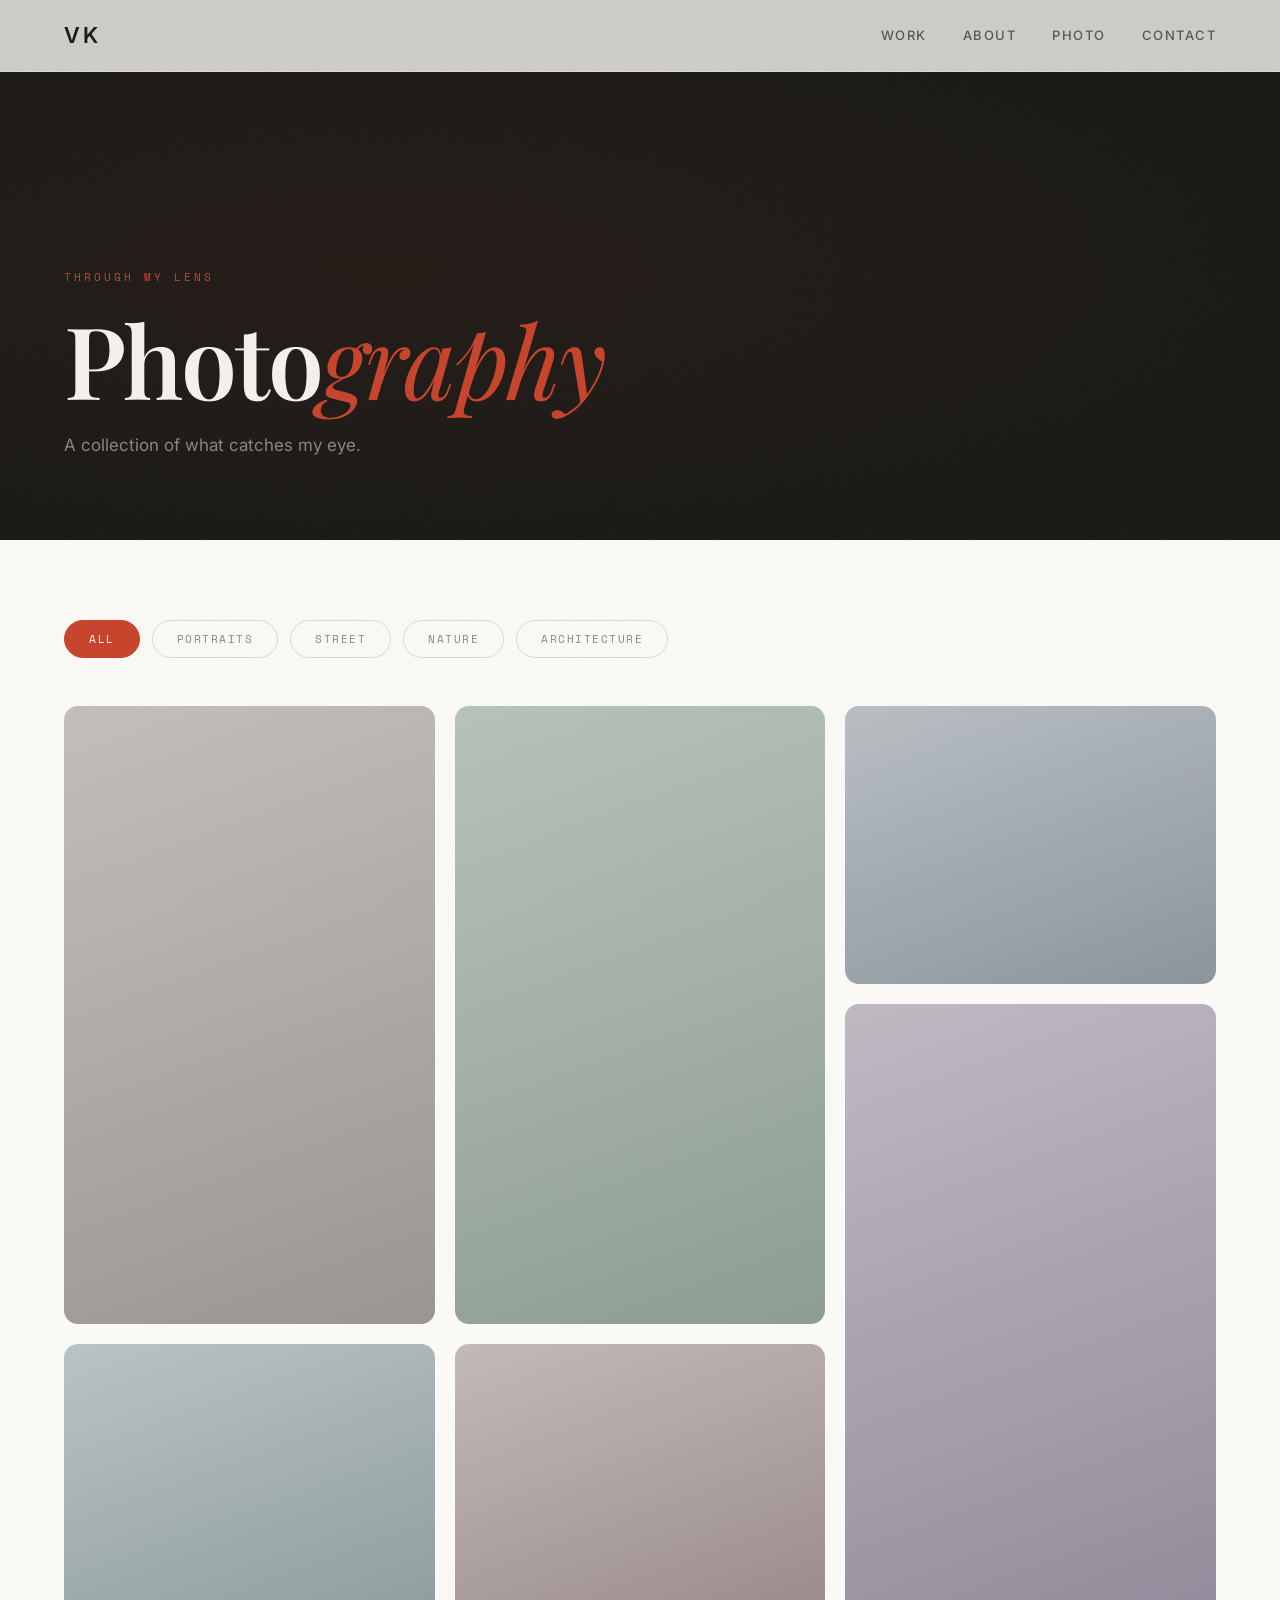
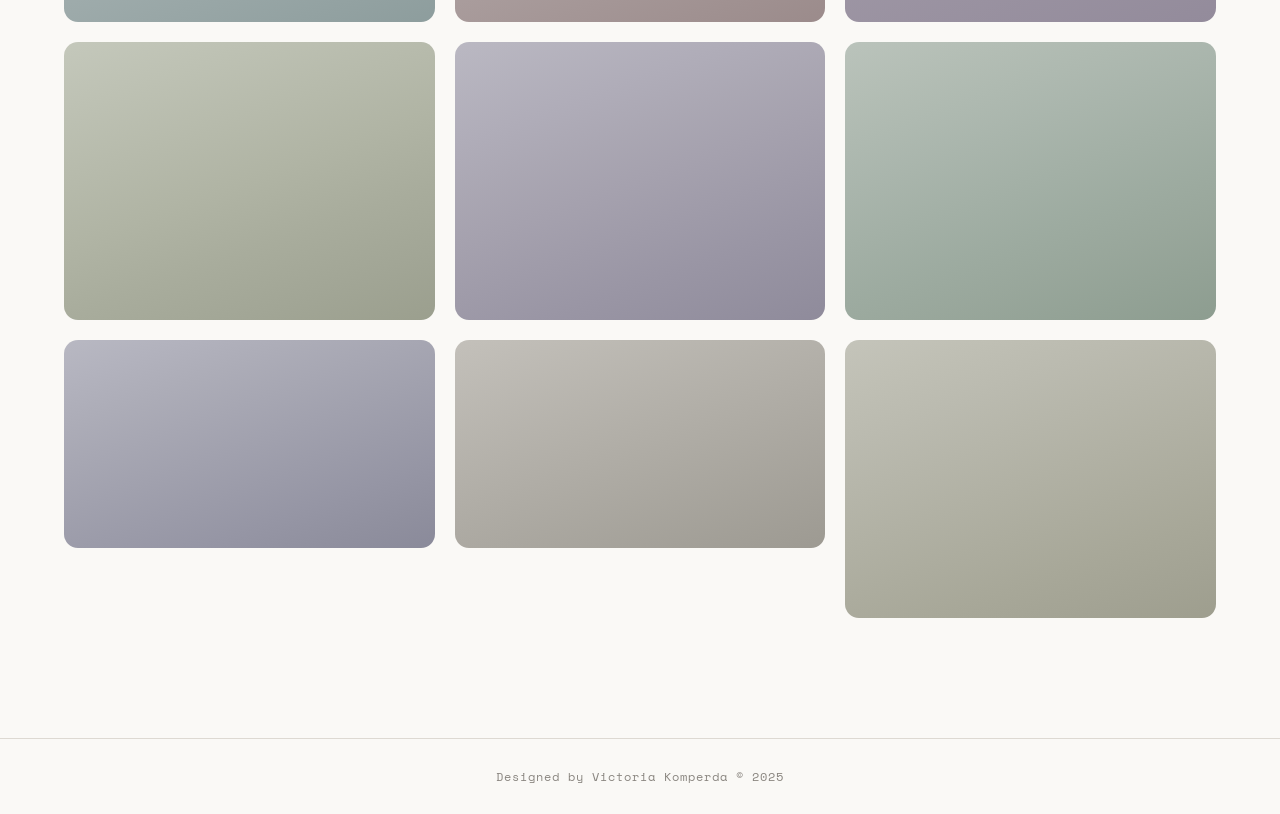
<file: photography.html>
<!DOCTYPE html>
<html lang="en">
<head>
  <meta charset="UTF-8">
  <meta name="viewport" content="width=device-width, initial-scale=1.0">
  <title>Photography — Victoria Komperda</title>
  <link rel="preconnect" href="https://fonts.googleapis.com">
  <link rel="preconnect" href="https://fonts.gstatic.com" crossorigin>
  <link href="https://fonts.googleapis.com/css2?family=Inter:wght@300;400;500;600&family=Playfair+Display:ital,wght@0,400;0,600;1,400&family=Space+Mono&display=swap" rel="stylesheet">
  <link rel="stylesheet" href="style.css">
  <link rel="stylesheet" href="photography.css">
</head>
<body class="photo-page">

  <!-- Grain Overlay -->
  <div class="grain"></div>

  <!-- Navigation -->
  <nav class="nav scrolled" id="nav">
    <a href="index.html" class="nav-logo">VK</a>
    <div class="nav-links">
      <a href="index.html#work" class="nav-link">Work</a>
      <a href="index.html#about" class="nav-link">About</a>
      <a href="photography.html" class="nav-link nav-link-active">Photo</a>
      <a href="index.html#contact" class="nav-link">Contact</a>
    </div>
    <button class="nav-toggle" id="navToggle" aria-label="Menu">
      <span></span><span></span>
    </button>
  </nav>

  <!-- Mobile Menu -->
  <div class="mobile-menu" id="mobileMenu">
    <a href="index.html#work" class="mobile-link">Work</a>
    <a href="index.html#about" class="mobile-link">About</a>
    <a href="photography.html" class="mobile-link">Photo</a>
    <a href="index.html#contact" class="mobile-link">Contact</a>
  </div>

  <!-- Hero -->
  <header class="photo-hero">
    <div class="photo-hero-content">
      <span class="photo-hero-label">Through My Lens</span>
      <h1 class="photo-hero-title">Photo<em>graphy</em></h1>
      <p class="photo-hero-sub">A collection of what catches my eye.</p>
    </div>
  </header>

  <!-- Gallery -->
  <section class="gallery-section">

    <!-- Filter Tags -->
    <div class="gallery-filters">
      <button class="filter-btn active" data-filter="all">All</button>
      <button class="filter-btn" data-filter="portrait">Portraits</button>
      <button class="filter-btn" data-filter="street">Street</button>
      <button class="filter-btn" data-filter="nature">Nature</button>
      <button class="filter-btn" data-filter="architecture">Architecture</button>
    </div>

    <!-- Masonry Grid -->
    <div class="gallery-grid" id="galleryGrid">

      <div class="gallery-item gallery-item-tall" data-category="portrait">
        <div class="gallery-img" style="background: linear-gradient(160deg, #C4BFB8, #9A9590);"></div>
        <div class="gallery-overlay">
          <span class="gallery-caption">Portrait Study I</span>
          <span class="gallery-meta">Portraits</span>
        </div>
      </div>

      <div class="gallery-item" data-category="street">
        <div class="gallery-img" style="background: linear-gradient(160deg, #B8C4C4, #8A9E9E);"></div>
        <div class="gallery-overlay">
          <span class="gallery-caption">Urban Rhythm</span>
          <span class="gallery-meta">Street</span>
        </div>
      </div>

      <div class="gallery-item" data-category="nature">
        <div class="gallery-img" style="background: linear-gradient(160deg, #C4C8B8, #9AA08A);"></div>
        <div class="gallery-overlay">
          <span class="gallery-caption">Morning Dew</span>
          <span class="gallery-meta">Nature</span>
        </div>
      </div>

      <div class="gallery-item gallery-item-wide" data-category="architecture">
        <div class="gallery-img" style="background: linear-gradient(160deg, #B8B8C4, #8A8A9E);"></div>
        <div class="gallery-overlay">
          <span class="gallery-caption">Concrete &amp; Glass</span>
          <span class="gallery-meta">Architecture</span>
        </div>
      </div>

      <div class="gallery-item gallery-item-tall" data-category="nature">
        <div class="gallery-img" style="background: linear-gradient(160deg, #B5C4B8, #8A9E90);"></div>
        <div class="gallery-overlay">
          <span class="gallery-caption">Golden Hour</span>
          <span class="gallery-meta">Nature</span>
        </div>
      </div>

      <div class="gallery-item" data-category="portrait">
        <div class="gallery-img" style="background: linear-gradient(160deg, #C4B8B8, #9E8A8A);"></div>
        <div class="gallery-overlay">
          <span class="gallery-caption">Portrait Study II</span>
          <span class="gallery-meta">Portraits</span>
        </div>
      </div>

      <div class="gallery-item" data-category="street">
        <div class="gallery-img" style="background: linear-gradient(160deg, #BAB8C4, #908A9E);"></div>
        <div class="gallery-overlay">
          <span class="gallery-caption">Late Night Walk</span>
          <span class="gallery-meta">Street</span>
        </div>
      </div>

      <div class="gallery-item gallery-item-wide" data-category="portrait">
        <div class="gallery-img" style="background: linear-gradient(160deg, #C4C0B8, #9E9A90);"></div>
        <div class="gallery-overlay">
          <span class="gallery-caption">In Motion</span>
          <span class="gallery-meta">Portraits</span>
        </div>
      </div>

      <div class="gallery-item" data-category="architecture">
        <div class="gallery-img" style="background: linear-gradient(160deg, #B8BFC4, #8A949E);"></div>
        <div class="gallery-overlay">
          <span class="gallery-caption">Lines &amp; Shadows</span>
          <span class="gallery-meta">Architecture</span>
        </div>
      </div>

      <div class="gallery-item gallery-item-tall" data-category="street">
        <div class="gallery-img" style="background: linear-gradient(160deg, #C0B8C4, #948A9E);"></div>
        <div class="gallery-overlay">
          <span class="gallery-caption">Passing By</span>
          <span class="gallery-meta">Street</span>
        </div>
      </div>

      <div class="gallery-item" data-category="nature">
        <div class="gallery-img" style="background: linear-gradient(160deg, #B8C4BA, #8A9E8E);"></div>
        <div class="gallery-overlay">
          <span class="gallery-caption">After Rain</span>
          <span class="gallery-meta">Nature</span>
        </div>
      </div>

      <div class="gallery-item" data-category="architecture">
        <div class="gallery-img" style="background: linear-gradient(160deg, #C4C4B8, #9E9E8A);"></div>
        <div class="gallery-overlay">
          <span class="gallery-caption">Symmetry</span>
          <span class="gallery-meta">Architecture</span>
        </div>
      </div>

    </div>
  </section>

  <!-- Lightbox -->
  <div class="lightbox" id="lightbox">
    <button class="lightbox-close" id="lightboxClose">&times;</button>
    <div class="lightbox-content" id="lightboxContent"></div>
    <div class="lightbox-info">
      <span class="lightbox-caption" id="lightboxCaption"></span>
      <span class="lightbox-meta" id="lightboxMeta"></span>
    </div>
    <button class="lightbox-prev" id="lightboxPrev">&larr;</button>
    <button class="lightbox-next" id="lightboxNext">&rarr;</button>
  </div>

  <!-- Footer -->
  <footer class="footer">
    <span>Designed by Victoria Komperda &copy; 2025</span>
  </footer>

  <script src="photography.js"></script>
</body>
</html>
</file>
<file: style.css>
/* ── Reset ────────────────────────────────────── */
*, *::before, *::after {
  margin: 0; padding: 0; box-sizing: border-box;
}

:root {
  --bg: #FAF9F6;
  --bg-warm: #F0ECE6;
  --bg-dark: #1A1916;
  --text: #1A1A1A;
  --text-mid: #5A5752;
  --text-light: #8A8680;
  --accent: #C8432B;
  --accent-soft: rgba(200, 67, 43, 0.08);
  --border: #DDD9D2;
  --radius: 14px;
  --nav-h: 72px;
}

html { scroll-behavior: smooth; }

body {
  font-family: 'Inter', -apple-system, sans-serif;
  background: var(--bg);
  color: var(--text);
  line-height: 1.6;
  -webkit-font-smoothing: antialiased;
  cursor: none;
  overflow-x: hidden;
}

a, button { cursor: none; }
a { text-decoration: none; color: inherit; }

/* ── Custom Cursor ───────────────────────────── */
.cursor {
  position: fixed;
  width: 36px;
  height: 36px;
  border: 1.5px solid var(--accent);
  border-radius: 50%;
  pointer-events: none;
  z-index: 9999;
  transform: translate(-50%, -50%);
  transition: width 0.25s ease, height 0.25s ease, border-color 0.25s ease, opacity 0.25s ease;
  opacity: 0;
}

.cursor.visible { opacity: 1; }

.cursor.hovering {
  width: 56px;
  height: 56px;
  border-color: var(--accent);
  border-width: 2px;
  mix-blend-mode: difference;
}

.cursor-dot {
  position: fixed;
  width: 5px;
  height: 5px;
  background: var(--accent);
  border-radius: 50%;
  pointer-events: none;
  z-index: 9999;
  transform: translate(-50%, -50%);
  transition: opacity 0.25s ease, transform 0.15s ease;
  opacity: 0;
}

.cursor-dot.visible { opacity: 1; }

.cursor-dot.hovering {
  transform: translate(-50%, -50%) scale(0);
}

@media (hover: none), (pointer: coarse) {
  .cursor, .cursor-dot { display: none; }
  body, a, button { cursor: auto; }
}

/* ── Decorative Page Sketches ────────────────── */
.page-sketches {
  position: absolute;
  inset: 0;
  pointer-events: none;
  z-index: 0;
  overflow: hidden;
}

.sketch {
  position: absolute;
  color: var(--border);
  opacity: 0;
  transition: opacity 0.8s ease;
}

.sketch.drawn { opacity: 1; }

.sketch path {
  stroke-dasharray: 1;
  stroke-dashoffset: 1;
  transition: stroke-dashoffset 1.5s cubic-bezier(0.65, 0, 0.35, 1);
}

.sketch.drawn path {
  stroke-dashoffset: 0;
}

.sketch-swoosh {
  width: 180px;
  top: 82vh;
  right: 8%;
  color: var(--accent);
  opacity: 0;
  filter: drop-shadow(0 0 2px rgba(200, 67, 43, 0.15));
}
.sketch-swoosh.drawn { opacity: 0.3; }

.sketch-spiral {
  width: 70px;
  top: 140vh;
  left: 5%;
  color: #D4A853;
}
.sketch-spiral.drawn { opacity: 0.25; }

.sketch-squiggle {
  width: 200px;
  bottom: 18%;
  left: 50%;
  transform: translateX(-50%);
  color: #6BA3A0;
}
.sketch-squiggle.drawn { opacity: 0.22; }

.sketch-arrow {
  width: 80px;
  top: 110vh;
  right: 6%;
  color: var(--accent);
}
.sketch-arrow.drawn { opacity: 0.25; }

.sketch-starburst {
  width: 50px;
  top: 60vh;
  left: 10%;
  color: #C87B8A;
}
.sketch-starburst.drawn { opacity: 0.3; }

.sketch-circle {
  width: 55px;
  top: 170vh;
  right: 12%;
  color: #D4A853;
}
.sketch-circle.drawn { opacity: 0.25; }

.sketch-dots {
  width: 90px;
  top: 45vh;
  right: 15%;
  color: var(--text-light);
}
.sketch-dots.drawn { opacity: 0.2; }

.sketch-wave {
  width: 160px;
  top: 195vh;
  left: 8%;
  color: #6BA3A0;
}
.sketch-wave.drawn { opacity: 0.25; }

/* ── Film Grain Overlay ──────────────────────── */
.grain {
  position: fixed;
  inset: 0;
  z-index: 9998;
  pointer-events: none;
  opacity: 0.035;
  background-image: url("data:image/svg+xml,%3Csvg viewBox='0 0 256 256' xmlns='http://www.w3.org/2000/svg'%3E%3Cfilter id='noise'%3E%3CfeTurbulence type='fractalNoise' baseFrequency='0.9' numOctaves='4' stitchTiles='stitch'/%3E%3C/filter%3E%3Crect width='100%25' height='100%25' filter='url(%23noise)'/%3E%3C/svg%3E");
  background-repeat: repeat;
  background-size: 256px;
}


/* ── Navigation ──────────────────────────────── */
.nav {
  position: fixed;
  top: 0; left: 0; right: 0;
  z-index: 100;
  display: flex;
  align-items: center;
  justify-content: space-between;
  padding: 0 clamp(24px, 5vw, 64px);
  height: var(--nav-h);
  background: rgba(250, 249, 246, 0.8);
  backdrop-filter: blur(24px);
  -webkit-backdrop-filter: blur(24px);
  border-bottom: 1px solid transparent;
  transition: border-color 0.3s;
}

.nav.scrolled { border-bottom-color: var(--border); }

.nav-logo {
  font-size: 22px;
  font-weight: 600;
  letter-spacing: 3px;
  transition: opacity 0.3s;
}

.nav-logo:hover { opacity: 0.6; }

.nav-links { display: flex; gap: 36px; }

.nav-link {
  font-size: 13px;
  font-weight: 500;
  letter-spacing: 1.5px;
  text-transform: uppercase;
  color: var(--text-mid);
  position: relative;
  overflow: hidden;
  padding: 4px 0;
  transition: color 0.3s;
}

.nav-link::after {
  content: '';
  position: absolute;
  bottom: 0; left: 0;
  width: 100%; height: 1.5px;
  background: var(--accent);
  transform: translateX(-101%);
  transition: transform 0.4s cubic-bezier(0.65, 0, 0.35, 1);
}

.nav-link:hover { color: var(--text); }
.nav-link:hover::after { transform: translateX(0); }

.nav-toggle {
  display: none;
  flex-direction: column;
  gap: 6px;
  background: none;
  border: none;
  padding: 8px;
}

.nav-toggle span {
  width: 24px; height: 2px;
  background: var(--text);
  transition: transform 0.3s, opacity 0.3s;
  display: block;
}

.nav-toggle.open span:first-child { transform: translateY(4px) rotate(45deg); }
.nav-toggle.open span:last-child { transform: translateY(-4px) rotate(-45deg); }

/* ── Mobile Menu ─────────────────────────────── */
.mobile-menu {
  position: fixed; inset: 0; z-index: 99;
  background: var(--bg-warm);
  display: flex;
  flex-direction: column;
  align-items: center;
  justify-content: center;
  gap: 36px;
  opacity: 0; pointer-events: none;
  transition: opacity 0.4s;
}

.mobile-menu.open { opacity: 1; pointer-events: all; }

.mobile-link {
  font-family: 'Playfair Display', serif;
  font-size: 32px;
  opacity: 0; transform: translateY(20px);
  transition: opacity 0.4s, transform 0.4s;
}

.mobile-menu.open .mobile-link { opacity: 1; transform: translateY(0); }
.mobile-menu.open .mobile-link:nth-child(1) { transition-delay: 0.1s; }
.mobile-menu.open .mobile-link:nth-child(2) { transition-delay: 0.15s; }
.mobile-menu.open .mobile-link:nth-child(3) { transition-delay: 0.2s; }
.mobile-menu.open .mobile-link:nth-child(4) { transition-delay: 0.25s; }

/* ── Hero ────────────────────────────────────── */
.hero {
  min-height: 100vh;
  display: grid;
  grid-template-columns: 1.1fr 0.9fr;
  align-items: center;
  padding: calc(var(--nav-h) + 40px) clamp(24px, 5vw, 64px) 60px;
  position: relative;
  overflow: hidden;
}

.hero-bg-text {
  position: absolute;
  top: 50%; left: 50%;
  transform: translate(-50%, -50%);
  font-family: 'Playfair Display', serif;
  font-size: clamp(200px, 28vw, 420px);
  font-weight: 600;
  color: transparent;
  -webkit-text-stroke: 1px rgba(221, 217, 210, 0.5);
  letter-spacing: 40px;
  user-select: none;
  pointer-events: none;
  white-space: nowrap;
}

.hero-content { position: relative; z-index: 2; }

.hero-intro {
  display: flex;
  align-items: center;
  gap: 12px;
  margin-bottom: 28px;
  opacity: 0;
  animation: fadeUp 0.8s ease forwards 0.3s;
}

.hero-label {
  font-family: 'Space Mono', monospace;
  font-size: 11px;
  letter-spacing: 2px;
  text-transform: uppercase;
  color: var(--text-light);
}

.hero-label-dot {
  width: 4px; height: 4px;
  border-radius: 50%;
  background: var(--accent);
}

.hero-name { margin-bottom: 28px; }

.hero-name-line {
  display: block;
  font-family: 'Playfair Display', serif;
  font-size: clamp(48px, 8vw, 96px);
  font-weight: 600;
  line-height: 1.05;
  letter-spacing: -2px;
}

/* Split text: individual chars animated */
.hero-name-line .char {
  display: inline-block;
  opacity: 0;
  transform: translateY(40px) rotate(5deg);
  animation: charIn 0.6s cubic-bezier(0.23, 1, 0.32, 1) forwards;
}

.hero-name-italic {
  font-weight: 400;
  font-style: italic;
  color: var(--accent);
}

.hero-bio {
  font-size: 17px;
  color: var(--text-mid);
  max-width: 420px;
  line-height: 1.7;
  opacity: 0;
  animation: fadeUp 0.8s ease forwards 0.9s;
}

.hero-scroll {
  display: flex;
  align-items: center;
  gap: 8px;
  margin-top: 56px;
  opacity: 0;
  animation: fadeUp 0.8s ease forwards 1.1s;
}

.hero-scroll span {
  font-family: 'Space Mono', monospace;
  font-size: 10px;
  letter-spacing: 3px;
  text-transform: uppercase;
  color: var(--text-light);
}

.hero-scroll-anim {
  display: flex;
  align-items: center;
}

@keyframes charIn {
  to { opacity: 1; transform: translateY(0) rotate(0deg); }
}

.hero-photo {
  position: relative;
  z-index: 2;
  display: flex;
  flex-direction: column;
  align-items: center;
  opacity: 0;
  animation: fadeUp 1s ease forwards 0.6s;
}

.hero-photo-frame {
  position: relative;
  width: min(380px, 80%);
}

.hero-photo-frame::before {
  content: '';
  position: absolute;
  inset: -12px;
  border: 1px solid var(--border);
  border-radius: calc(var(--radius) + 4px);
  transform: rotate(2deg);
  transition: transform 0.6s cubic-bezier(0.23, 1, 0.32, 1);
}

.hero-photo:hover .hero-photo-frame::before {
  transform: rotate(-1.5deg);
}

.hero-photo-placeholder {
  width: 100%;
  aspect-ratio: 3 / 4;
  background: linear-gradient(160deg, #DDD9D2, #C8C3BB);
  border-radius: var(--radius);
  overflow: hidden;
  display: flex;
  flex-direction: column;
  align-items: center;
  justify-content: center;
  gap: 12px;
  transition: transform 0.6s cubic-bezier(0.23, 1, 0.32, 1);
}

/* Placeholder icons & text */
.placeholder-icon {
  font-size: 48px;
  color: rgba(0,0,0,0.1);
  margin-right: 0;
}

.placeholder-icon-sm {
  font-size: 36px;
  color: rgba(0,0,0,0.08);
  margin-right: 0;
}

.placeholder-text {
  font-family: 'Space Mono', monospace;
  font-size: 10px;
  letter-spacing: 2px;
  text-transform: uppercase;
  color: rgba(0,0,0,0.15);
}

.hero-photo:hover .hero-photo-placeholder {
  transform: scale(1.02);
}

.hero-photo-caption {
  margin-top: 20px;
  font-family: 'Space Mono', monospace;
  font-size: 10px;
  letter-spacing: 2px;
  text-transform: uppercase;
  color: var(--text-light);
}

/* ── Marquee ─────────────────────────────────── */
.marquee {
  overflow: hidden;
  border-top: 1px solid var(--border);
  border-bottom: 1px solid var(--border);
  padding: 20px 0;
  background: var(--bg);
}

.marquee-track {
  display: flex;
  align-items: center;
  gap: 32px;
  white-space: nowrap;
  animation: marquee 25s linear infinite;
  width: max-content;
}

.marquee-track span {
  font-family: 'Space Mono', monospace;
  font-size: 12px;
  letter-spacing: 3px;
  text-transform: uppercase;
  color: var(--text-light);
}

.marquee-dot {
  display: inline-block;
  width: 5px; height: 5px;
  border-radius: 50%;
  background: var(--accent);
  flex-shrink: 0;
}

@keyframes marquee {
  0% { transform: translateX(0); }
  100% { transform: translateX(-50%); }
}

/* ── Sections ────────────────────────────────── */
.section { padding: 120px clamp(24px, 5vw, 64px); }

.section-header {
  display: flex;
  align-items: center;
  gap: 20px;
  margin-bottom: 64px;
}

.section-number {
  font-family: 'Space Mono', monospace;
  font-size: 12px;
  color: var(--accent);
  letter-spacing: 1px;
}

.section-title {
  font-family: 'Playfair Display', serif;
  font-size: 28px;
  font-weight: 400;
  white-space: nowrap;
}

.section-line {
  flex: 1;
  height: 1px;
  background: var(--border);
}

/* ── Selected Work — Horizontal Scroll ───────── */
.section-work {
  padding-bottom: 80px;
}

.work-scroll {
  display: flex;
  gap: 28px;
  overflow-x: auto;
  scroll-snap-type: x mandatory;
  -webkit-overflow-scrolling: touch;
  padding: 0 clamp(24px, 5vw, 64px) 24px;
  scrollbar-width: none;
}

.work-scroll::-webkit-scrollbar { display: none; }

.work-card {
  flex: 0 0 420px;
  max-width: 85vw;
  height: 340px;
  position: relative;
  overflow: hidden;
  border-radius: var(--radius);
  text-decoration: none;
  color: var(--text);
  display: flex;
  scroll-snap-align: start;
  transition: transform 0.4s cubic-bezier(0.23, 1, 0.32, 1),
              box-shadow 0.4s cubic-bezier(0.23, 1, 0.32, 1);
}

.work-card:hover {
  transform: translateY(-6px);
  box-shadow: 0 24px 60px rgba(0,0,0,0.14);
}

.work-card-bg {
  position: absolute;
  inset: 0;
  background: var(--card-bg);
  transition: transform 0.6s cubic-bezier(0.23, 1, 0.32, 1);
}

.work-card:hover .work-card-bg {
  transform: scale(1.04);
}

.work-card-content {
  position: relative;
  z-index: 2;
  padding: 36px;
  display: flex;
  flex-direction: column;
  justify-content: flex-end;
  width: 100%;
}

.work-card-dark .work-card-content { color: #F4F0EC; }
.work-card-dark .project-tag { color: rgba(255,255,255,0.5); }

.project-tag {
  font-family: 'Space Mono', monospace;
  font-size: 10px;
  letter-spacing: 1.5px;
  text-transform: uppercase;
  color: var(--text-light);
}

.work-card-title {
  font-family: 'Playfair Display', serif;
  font-size: clamp(24px, 3.5vw, 36px);
  font-weight: 400;
  margin: 10px 0 10px;
  line-height: 1.2;
}

.work-card-desc {
  font-size: 14px;
  opacity: 0.6;
  max-width: 400px;
  line-height: 1.6;
  margin-bottom: 20px;
}

.work-card-link {
  font-family: 'Space Mono', monospace;
  font-size: 11px;
  letter-spacing: 2px;
  text-transform: uppercase;
  color: var(--accent);
  transition: letter-spacing 0.3s ease;
}

.work-card:hover .work-card-link {
  letter-spacing: 4px;
}

/* ── About ───────────────────────────────────── */
.section-about { background: var(--bg-warm); }

.about-grid {
  display: grid;
  grid-template-columns: 0.8fr 1.2fr;
  gap: 72px;
  align-items: center;
  max-width: 1060px;
}

.about-photo-placeholder {
  width: 100%;
  aspect-ratio: 3 / 4;
  background: linear-gradient(160deg, #D4CFC8, #BBB5AC);
  border-radius: var(--radius);
  display: flex;
  flex-direction: column;
  align-items: center;
  justify-content: center;
  gap: 12px;
}

.about-photo-img {
  width: 100%;
  aspect-ratio: 3 / 4;
  object-fit: cover;
  border-radius: var(--radius);
  display: block;
}

.about-headline {
  font-family: 'Playfair Display', serif;
  font-size: clamp(26px, 3vw, 36px);
  font-weight: 400;
  line-height: 1.3;
  margin-bottom: 24px;
}

.about-headline em { color: var(--accent); font-style: italic; }

.about-body {
  font-size: 15px;
  color: var(--text-mid);
  margin-bottom: 16px;
  max-width: 460px;
  line-height: 1.8;
}

.about-details {
  display: flex;
  gap: 40px;
  margin-top: 36px;
  padding-top: 28px;
  border-top: 1px solid var(--border);
}

.about-detail { display: flex; flex-direction: column; gap: 4px; }

.detail-label {
  font-family: 'Space Mono', monospace;
  font-size: 10px;
  letter-spacing: 2px;
  text-transform: uppercase;
  color: var(--text-light);
}

.detail-value { font-size: 14px; font-weight: 500; color: var(--text); }

/* ── Photography ─────────────────────────────── */
.photo-grid {
  display: grid;
  grid-template-columns: 1fr 1fr 1fr;
  grid-template-rows: 200px 200px;
  gap: 16px;
}

.photo-cell {
  border-radius: var(--radius);
  transition: transform 0.5s cubic-bezier(0.23, 1, 0.32, 1), filter 0.5s;
  filter: grayscale(0.4) brightness(0.95);
}

.photo-cell:hover {
  transform: scale(1.03);
  filter: grayscale(0) brightness(1);
}

.photo-cell-tall { grid-row: span 2; }
.photo-cell-wide { grid-column: span 2; }

.photo-note {
  margin-top: 24px;
  font-size: 13px;
  color: var(--text-light);
  font-style: italic;
  text-align: center;
}

/* ── Spotify ─────────────────────────────────── */
.section-spotify { padding: 80px clamp(24px, 5vw, 64px); }

.spotify-container { max-width: 480px; margin: 0 auto; }

.spotify-label {
  font-family: 'Space Mono', monospace;
  font-size: 10px;
  letter-spacing: 3px;
  text-transform: uppercase;
  color: var(--text-light);
  margin-bottom: 16px;
  text-align: center;
}

/* ── Contact ─────────────────────────────────── */
.section-contact {
  background-color: var(--bg-dark);
  background-image: url("data:image/svg+xml,%3Csvg width='60' height='60' viewBox='0 0 60 60' xmlns='http://www.w3.org/2000/svg'%3E%3Cg fill='none' fill-rule='evenodd'%3E%3Cg fill='%23ffffff' fill-opacity='0.03'%3E%3Cpath d='M36 34v-4h-2v4h-4v2h4v4h2v-4h4v-2h-4zm0-30V0h-2v4h-4v2h4v4h2V6h4V4h-4zM6 34v-4H4v4H0v2h4v4h2v-4h4v-2H6zM6 4V0H4v4H0v2h4v4h2V6h4V4H6z'/%3E%3C/g%3E%3C/g%3E%3C/svg%3E");
  color: #F4F0EC;
  text-align: center;
  padding: 160px clamp(24px, 5vw, 64px);
  position: relative;
}

.contact-inner { max-width: 600px; margin: 0 auto; }

.contact-label {
  font-family: 'Space Mono', monospace;
  font-size: 11px;
  letter-spacing: 3px;
  text-transform: uppercase;
  color: #888;
  display: block;
  margin-bottom: 24px;
}

.contact-title {
  font-family: 'Playfair Display', serif;
  font-size: clamp(36px, 6vw, 60px);
  font-weight: 400;
  line-height: 1.15;
  margin-bottom: 40px;
}

.contact-title em { font-style: italic; color: var(--accent); }

.contact-email {
  display: inline-block;
  font-size: clamp(16px, 2.5vw, 22px);
  font-weight: 400;
  color: #F4F0EC;
  padding-bottom: 4px;
  border-bottom: 1px solid #555;
  transition: border-color 0.3s, color 0.3s;
  margin-bottom: 48px;
}

.contact-email:hover {
  border-bottom-color: var(--accent);
  color: var(--accent);
}

.contact-links {
  display: flex;
  justify-content: center;
  gap: 32px;
}

.contact-social {
  font-size: 13px;
  font-weight: 500;
  letter-spacing: 1px;
  color: #888;
  transition: color 0.3s, transform 0.3s;
}

.contact-social:hover { color: #F4F0EC; }

/* Magnetic elements */
.magnetic { transition: transform 0.3s cubic-bezier(0.23, 1, 0.32, 1); }

/* Tabler icon alignment */
.ti { vertical-align: -0.1em; margin-right: 4px; }

/* ── Footer ──────────────────────────────────── */
.footer {
  text-align: center;
  padding: 28px;
  font-size: 12px;
  color: var(--text-light);
  background: var(--bg);
  border-top: 1px solid var(--border);
  font-family: 'Space Mono', monospace;
  letter-spacing: 1px;
}

/* ── Reveal ──────────────────────────────────── */
.reveal {
  opacity: 0;
  transform: translateY(36px);
  transition: opacity 0.8s cubic-bezier(0.23, 1, 0.32, 1),
              transform 0.8s cubic-bezier(0.23, 1, 0.32, 1);
}

.reveal.visible {
  opacity: 1;
  transform: translateY(0);
}

@keyframes fadeUp {
  from { opacity: 0; transform: translateY(28px); }
  to   { opacity: 1; transform: translateY(0); }
}

/* ── Responsive ──────────────────────────────── */
@media (max-width: 960px) {
  .hero {
    grid-template-columns: 1fr;
    gap: 60px;
    padding-bottom: 80px;
  }

  .hero-photo { order: -1; }
  .hero-photo-frame { width: min(280px, 70%); }

  .about-grid {
    grid-template-columns: 1fr;
    gap: 40px;
  }

  .about-photo-placeholder { max-width: 300px; }

  .photo-grid {
    grid-template-columns: 1fr 1fr;
    grid-template-rows: 200px 200px;
  }

  .photo-cell-tall { grid-row: span 1; }
  .photo-cell-wide { grid-column: span 1; }
}

@media (max-width: 640px) {
  .nav-links { display: none; }
  .nav-toggle { display: flex; }

  .hero-bg-text { display: none; }

  .section { padding: 80px clamp(20px, 5vw, 40px); }
  .section-contact { padding: 100px clamp(20px, 5vw, 40px); }

  .about-details {
    flex-direction: column;
    gap: 16px;
  }

  .photo-grid {
    grid-template-columns: 1fr;
    grid-template-rows: repeat(4, 180px);
  }

  .contact-links { flex-wrap: wrap; justify-content: center; }
}
</file>
<file: photography.css>
/* ── Photography Page ─────────────────────────── */

/* Hero */
.photo-hero {
  min-height: 60vh;
  display: flex;
  align-items: flex-end;
  padding: calc(var(--nav-h) + 80px) clamp(24px, 5vw, 64px) 80px;
  background: var(--bg-dark);
  position: relative;
  overflow: hidden;
}

.photo-hero::before {
  content: '';
  position: absolute;
  inset: 0;
  background: radial-gradient(ellipse at 30% 50%, rgba(200, 67, 43, 0.06), transparent 70%);
}

.photo-hero-content {
  position: relative;
  z-index: 2;
  opacity: 0;
  animation: fadeUp 0.8s ease forwards 0.2s;
}

.photo-hero-label {
  font-family: 'Space Mono', monospace;
  font-size: 11px;
  letter-spacing: 3px;
  text-transform: uppercase;
  color: var(--accent);
  display: block;
  margin-bottom: 20px;
}

.photo-hero-title {
  font-family: 'Playfair Display', serif;
  font-size: clamp(48px, 8vw, 100px);
  font-weight: 600;
  color: #F4F0EC;
  line-height: 1.05;
  letter-spacing: -2px;
  margin-bottom: 20px;
}

.photo-hero-title em {
  font-weight: 400;
  font-style: italic;
  color: var(--accent);
}

.photo-hero-sub {
  font-size: 17px;
  color: rgba(244, 240, 236, 0.5);
  max-width: 440px;
  line-height: 1.7;
}

/* Gallery Section */
.gallery-section {
  padding: 80px clamp(24px, 5vw, 64px) 120px;
}

/* Filter Buttons */
.gallery-filters {
  display: flex;
  gap: 12px;
  margin-bottom: 48px;
  flex-wrap: wrap;
}

.filter-btn {
  font-family: 'Space Mono', monospace;
  font-size: 11px;
  letter-spacing: 1.5px;
  text-transform: uppercase;
  color: var(--text-light);
  background: none;
  border: 1px solid var(--border);
  padding: 10px 24px;
  border-radius: 40px;
  cursor: pointer;
  transition: all 0.3s ease;
}

.filter-btn:hover {
  color: var(--text);
  border-color: var(--text-mid);
}

.filter-btn.active {
  color: #fff;
  background: var(--accent);
  border-color: var(--accent);
}

/* Masonry Grid */
.gallery-grid {
  columns: 3;
  column-gap: 20px;
}

.gallery-item {
  break-inside: avoid;
  margin-bottom: 20px;
  border-radius: var(--radius);
  overflow: hidden;
  position: relative;
  cursor: pointer;
  transition: transform 0.5s cubic-bezier(0.23, 1, 0.32, 1);
}

.gallery-item:hover {
  transform: translateY(-4px);
}

.gallery-item.hidden {
  display: none;
}

.gallery-img {
  width: 100%;
  aspect-ratio: 4 / 3;
  transition: transform 0.7s cubic-bezier(0.23, 1, 0.32, 1),
              filter 0.5s;
  filter: grayscale(0.2);
}

.gallery-item:hover .gallery-img {
  transform: scale(1.05);
  filter: grayscale(0);
}

.gallery-item-tall .gallery-img {
  aspect-ratio: 3 / 5;
}

.gallery-item-wide .gallery-img {
  aspect-ratio: 16 / 9;
}

/* Overlay */
.gallery-overlay {
  position: absolute;
  inset: 0;
  background: linear-gradient(0deg, rgba(26, 25, 22, 0.7) 0%, transparent 50%);
  display: flex;
  flex-direction: column;
  justify-content: flex-end;
  padding: 24px;
  opacity: 0;
  transition: opacity 0.4s ease;
}

.gallery-item:hover .gallery-overlay {
  opacity: 1;
}

.gallery-caption {
  font-family: 'Playfair Display', serif;
  font-size: 20px;
  color: #F4F0EC;
  margin-bottom: 4px;
}

.gallery-meta {
  font-family: 'Space Mono', monospace;
  font-size: 10px;
  letter-spacing: 2px;
  text-transform: uppercase;
  color: rgba(244, 240, 236, 0.5);
}

/* Lightbox */
.lightbox {
  position: fixed;
  inset: 0;
  z-index: 1000;
  background: rgba(26, 25, 22, 0.95);
  display: flex;
  align-items: center;
  justify-content: center;
  opacity: 0;
  visibility: hidden;
  transition: opacity 0.4s, visibility 0.4s;
  backdrop-filter: blur(20px);
  -webkit-backdrop-filter: blur(20px);
}

.lightbox.open {
  opacity: 1;
  visibility: visible;
}

.lightbox-close {
  position: absolute;
  top: 24px; right: 32px;
  font-size: 32px;
  color: #F4F0EC;
  background: none;
  border: none;
  cursor: pointer;
  opacity: 0.6;
  transition: opacity 0.3s, transform 0.3s;
  z-index: 10;
}

.lightbox-close:hover {
  opacity: 1;
  transform: rotate(90deg);
}

.lightbox-content {
  width: min(80vw, 900px);
  max-height: 75vh;
  border-radius: var(--radius);
  overflow: hidden;
  transform: scale(0.95);
  transition: transform 0.4s cubic-bezier(0.23, 1, 0.32, 1);
}

.lightbox.open .lightbox-content {
  transform: scale(1);
}

.lightbox-content .gallery-img {
  width: 100%;
  height: 100%;
  aspect-ratio: auto;
  min-height: 400px;
  filter: none;
}

.lightbox-info {
  position: absolute;
  bottom: 40px;
  left: 50%;
  transform: translateX(-50%);
  text-align: center;
}

.lightbox-caption {
  font-family: 'Playfair Display', serif;
  font-size: 22px;
  color: #F4F0EC;
  display: block;
  margin-bottom: 6px;
}

.lightbox-meta {
  font-family: 'Space Mono', monospace;
  font-size: 10px;
  letter-spacing: 2px;
  text-transform: uppercase;
  color: rgba(244, 240, 236, 0.4);
}

.lightbox-prev,
.lightbox-next {
  position: absolute;
  top: 50%;
  transform: translateY(-50%);
  font-size: 24px;
  color: #F4F0EC;
  background: rgba(255,255,255,0.05);
  border: 1px solid rgba(255,255,255,0.1);
  width: 48px; height: 48px;
  border-radius: 50%;
  cursor: pointer;
  display: flex;
  align-items: center;
  justify-content: center;
  opacity: 0.5;
  transition: opacity 0.3s, background 0.3s;
}

.lightbox-prev:hover,
.lightbox-next:hover {
  opacity: 1;
  background: rgba(255,255,255,0.1);
}

.lightbox-prev { left: 32px; }
.lightbox-next { right: 32px; }

/* Responsive */
@media (max-width: 960px) {
  .gallery-grid { columns: 2; }
}

@media (max-width: 640px) {
  .gallery-grid { columns: 1; }

  .photo-hero { min-height: 50vh; }

  .lightbox-prev { left: 12px; }
  .lightbox-next { right: 12px; }

  .lightbox-content { width: 92vw; }

  .nav-links { display: none; }
  .nav-toggle { display: flex; }
}
</file>
